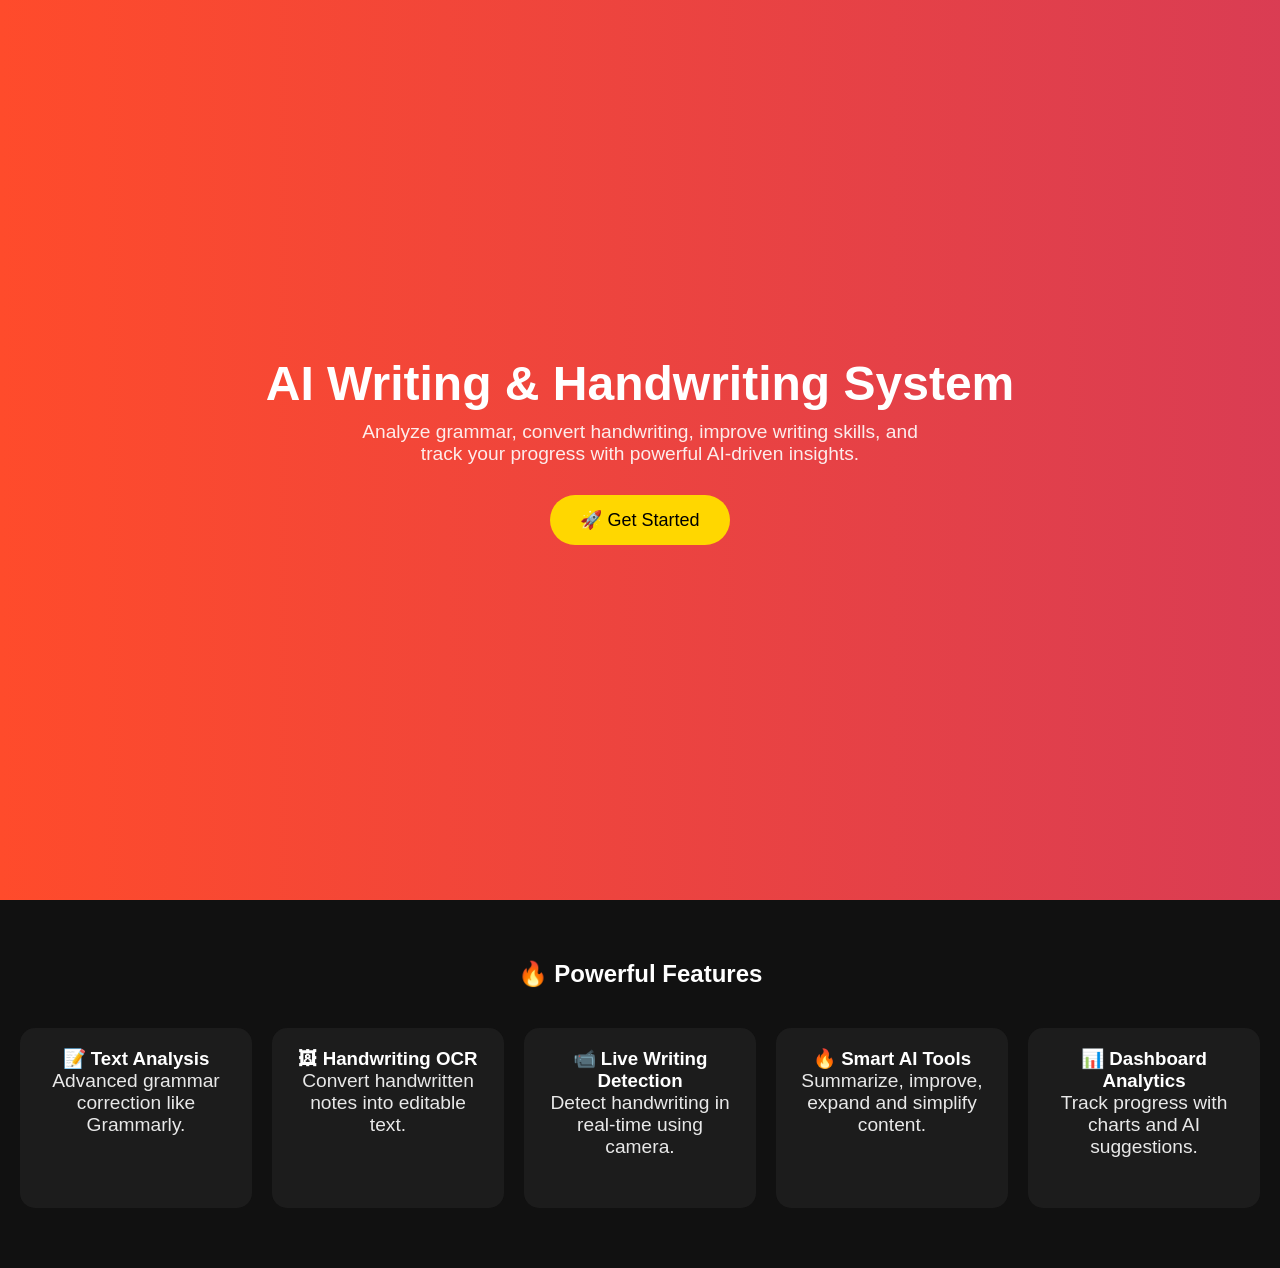
<file: frontend/index.html>
<!DOCTYPE html>
<html lang="en">
<head>
    <meta charset="UTF-8">
    <title>AI Writing System</title>
    <meta name="viewport" content="width=device-width, initial-scale=1.0">

    <!-- CSS -->
    <link rel="stylesheet" href="css/style.css">

    <style>
        /* ===== Landing Specific Styles ===== */
        body {
            margin: 0;
            font-family: 'Segoe UI', sans-serif;
            color: white;
            text-align: center;
            overflow-x: hidden;
        }

        /* Animated Gradient Background */
        .hero {
            height: 100vh;
            display: flex;
            flex-direction: column;
            justify-content: center;
            align-items: center;
            background: linear-gradient(270deg, #6a11cb, #ff4b2b);
            background-size: 400% 400%;
            animation: gradientMove 10s ease infinite;
        }

        @keyframes gradientMove {
            0% {background-position: 0%;}
            50% {background-position: 100%;}
            100% {background-position: 0%;}
        }

        h1 {
            font-size: 3rem;
            margin-bottom: 10px;
            animation: fadeDown 1s ease;
        }

        p {
            font-size: 1.2rem;
            max-width: 600px;
            margin-bottom: 30px;
            opacity: 0.9;
            animation: fadeUp 1s ease;
        }

        .btn-main {
            padding: 14px 30px;
            font-size: 18px;
            border: none;
            border-radius: 30px;
            background: #ffd700;
            color: black;
            cursor: pointer;
            transition: all 0.3s ease;
            animation: fadeUp 1.5s ease;
        }

        .btn-main:hover {
            transform: scale(1.1);
            box-shadow: 0 0 25px #ffd700;
        }

        /* Features Section */
        .features {
            padding: 60px 20px;
            background: #111;
        }

        .feature-grid {
            display: grid;
            grid-template-columns: repeat(auto-fit, minmax(220px, 1fr));
            gap: 20px;
            margin-top: 40px;
        }

        .card {
            background: #1c1c1c;
            padding: 20px;
            border-radius: 15px;
            transition: 0.3s;
            animation: fadeUp 1s ease;
        }

        .card:hover {
            transform: translateY(-10px);
            box-shadow: 0 0 20px rgba(255,255,255,0.2);
        }

        /* Animations */
        @keyframes fadeUp {
            from {opacity: 0; transform: translateY(40px);}
            to {opacity: 1; transform: translateY(0);}
        }

        @keyframes fadeDown {
            from {opacity: 0; transform: translateY(-40px);}
            to {opacity: 1; transform: translateY(0);}
        }
    </style>
</head>

<body>

<!-- HERO SECTION -->
<div class="hero">
    <h1>AI Writing & Handwriting System</h1>
    <p>
        Analyze grammar, convert handwriting, improve writing skills, 
        and track your progress with powerful AI-driven insights.
    </p>

    <button class="btn-main" onclick="goToLogin()">
        🚀 Get Started
    </button>
</div>

<!-- FEATURES -->
<div class="features">
    <h2>🔥 Powerful Features</h2>

    <div class="feature-grid">

        <div class="card">
            <h3>📝 Text Analysis</h3>
            <p>Advanced grammar correction like Grammarly.</p>
        </div>

        <div class="card">
            <h3>🖼 Handwriting OCR</h3>
            <p>Convert handwritten notes into editable text.</p>
        </div>

        <div class="card">
            <h3>📹 Live Writing Detection</h3>
            <p>Detect handwriting in real-time using camera.</p>
        </div>

        <div class="card">
            <h3>🔥 Smart AI Tools</h3>
            <p>Summarize, improve, expand and simplify content.</p>
        </div>

        <div class="card">
            <h3>📊 Dashboard Analytics</h3>
            <p>Track progress with charts and AI suggestions.</p>
        </div>

    </div>
</div>

<!-- SCRIPT -->
<script>
function goToLogin() {
    window.location.href = "login.html";
}
</script>

</body>
</html>
</file>
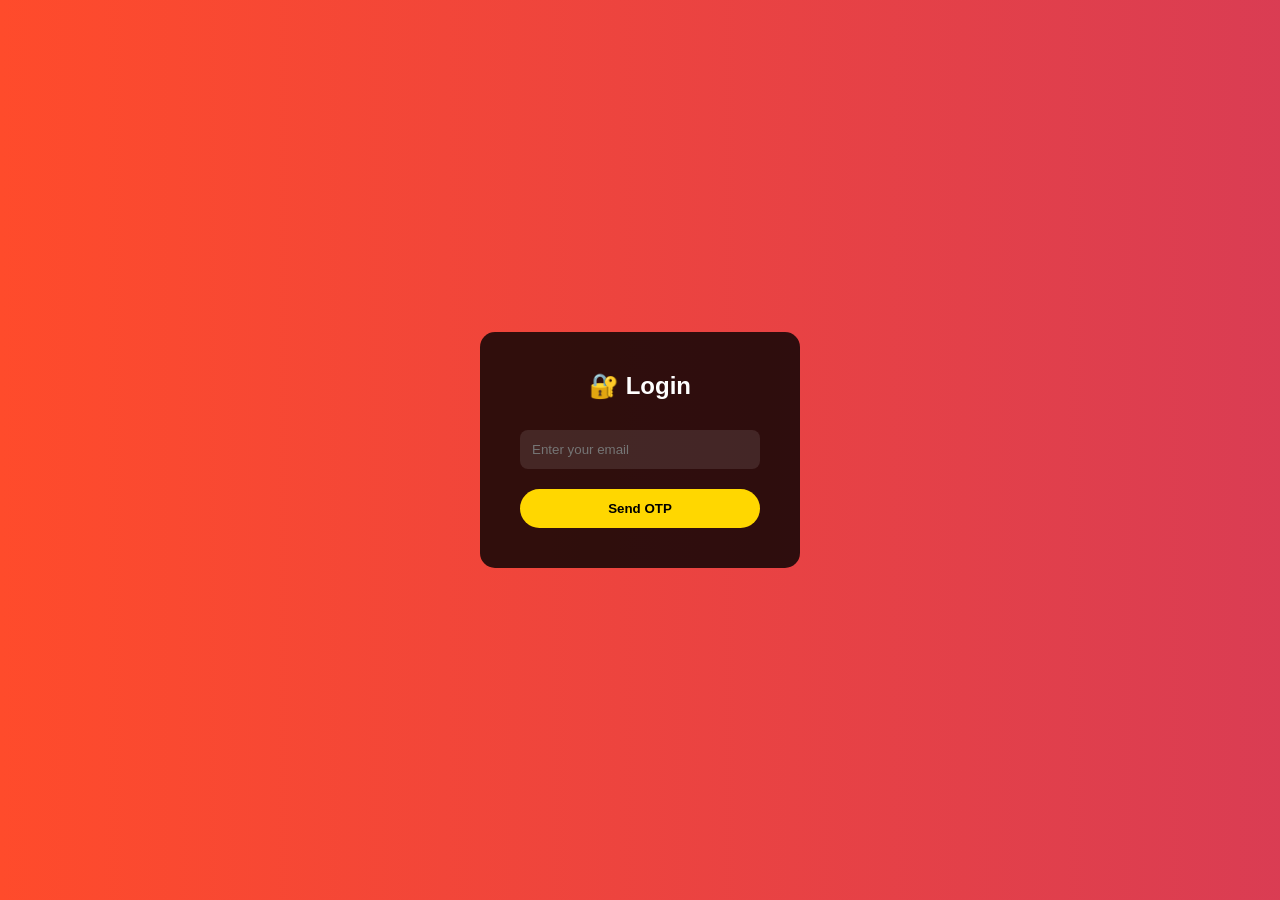
<file: frontend/app.html>
<!DOCTYPE html>
<html lang="en">
<head>
<meta charset="UTF-8">
<title>AI Writing App</title>
<meta name="viewport" content="width=device-width, initial-scale=1.0">

<link rel="stylesheet" href="css/style.css">

<style>

/* ===== LOGIN PROTECTION ===== */
</style>

<script>
// 🔒 PROTECT PAGE
if (!localStorage.getItem("user")) {
    window.location.href = "login.html";
}
</script>

<style>
body {
    margin: 0;
    font-family: 'Segoe UI', sans-serif;
    color: white;
    background: linear-gradient(270deg,#6a11cb,#ff4b2b);
    background-size: 400% 400%;
    animation: gradientMove 10s ease infinite;
}

/* Gradient Animation */
@keyframes gradientMove {
    0% {background-position: 0%;}
    50% {background-position: 100%;}
    100% {background-position: 0%;}
}

/* NAVBAR */
.navbar {
    display: flex;
    justify-content: space-between;
    padding: 20px 40px;
}

.nav-btn {
    margin-left: 10px;
    padding: 8px 18px;
    border-radius: 20px;
    border: none;
    background: #ffd700;
    cursor: pointer;
    transition: 0.3s;
}

.nav-btn:hover {
    transform: scale(1.1);
    box-shadow: 0 0 15px #ffd700;
}

/* TITLE */
.title {
    text-align: center;
    margin-top: 40px;
    animation: fadeDown 1s ease;
}

/* GRID */
.grid {
    display: grid;
    grid-template-columns: repeat(auto-fit, minmax(220px, 1fr));
    gap: 25px;
    padding: 50px;
}

/* CARDS */
.card {
    background: rgba(0,0,0,0.6);
    padding: 25px;
    border-radius: 15px;
    text-align: center;
    cursor: pointer;
    transition: 0.3s;
    animation: fadeUp 1s ease;
}

.card:hover {
    transform: translateY(-12px);
    box-shadow: 0 0 20px rgba(255,255,255,0.3);
}

/* ANIMATIONS */
@keyframes fadeUp {
    from {opacity: 0; transform: translateY(40px);}
    to {opacity: 1; transform: translateY(0);}
}

@keyframes fadeDown {
    from {opacity: 0; transform: translateY(-40px);}
    to {opacity: 1; transform: translateY(0);}
}

</style>
</head>

<body>

<!-- NAVBAR -->
<div class="navbar">
    <div><b>🧠 AI Writing System</b></div>

    <div>
        <button class="nav-btn" onclick="goTo('dashboard.html')">Dashboard</button>
        <button class="nav-btn" onclick="logout()">Logout</button>
    </div>
</div>

<!-- TITLE -->
<div class="title">
    <h1>Welcome to AI Writing Platform</h1>
    <p>Select a feature to continue</p>
</div>

<!-- FEATURE GRID -->
<div class="grid">

    <div class="card" onclick="goTo('text.html')">
        <h3>📝 Text Analysis</h3>
        <p>Check grammar and improve writing</p>
    </div>

    <div class="card" onclick="goTo('image.html')">
        <h3>🖼 Image Analysis</h3>
        <p>Convert handwriting to text</p>
    </div>

    <div class="card" onclick="goTo('live.html')">
        <h3>📹 Live Writing</h3>
        <p>Detect handwriting using camera</p>
    </div>

    <div class="card" onclick="goTo('features.html')">
        <h3>🔥 Smart AI Tools</h3>
        <p>Notes, simplify, expand & more</p>
    </div>

</div>

<!-- SCRIPT -->
<script>

function goTo(page) {
    window.location.href = page;
}

function logout() {
    localStorage.removeItem("user");
    window.location.href = "login.html";
}

</script>

</body>
</html>
</file>
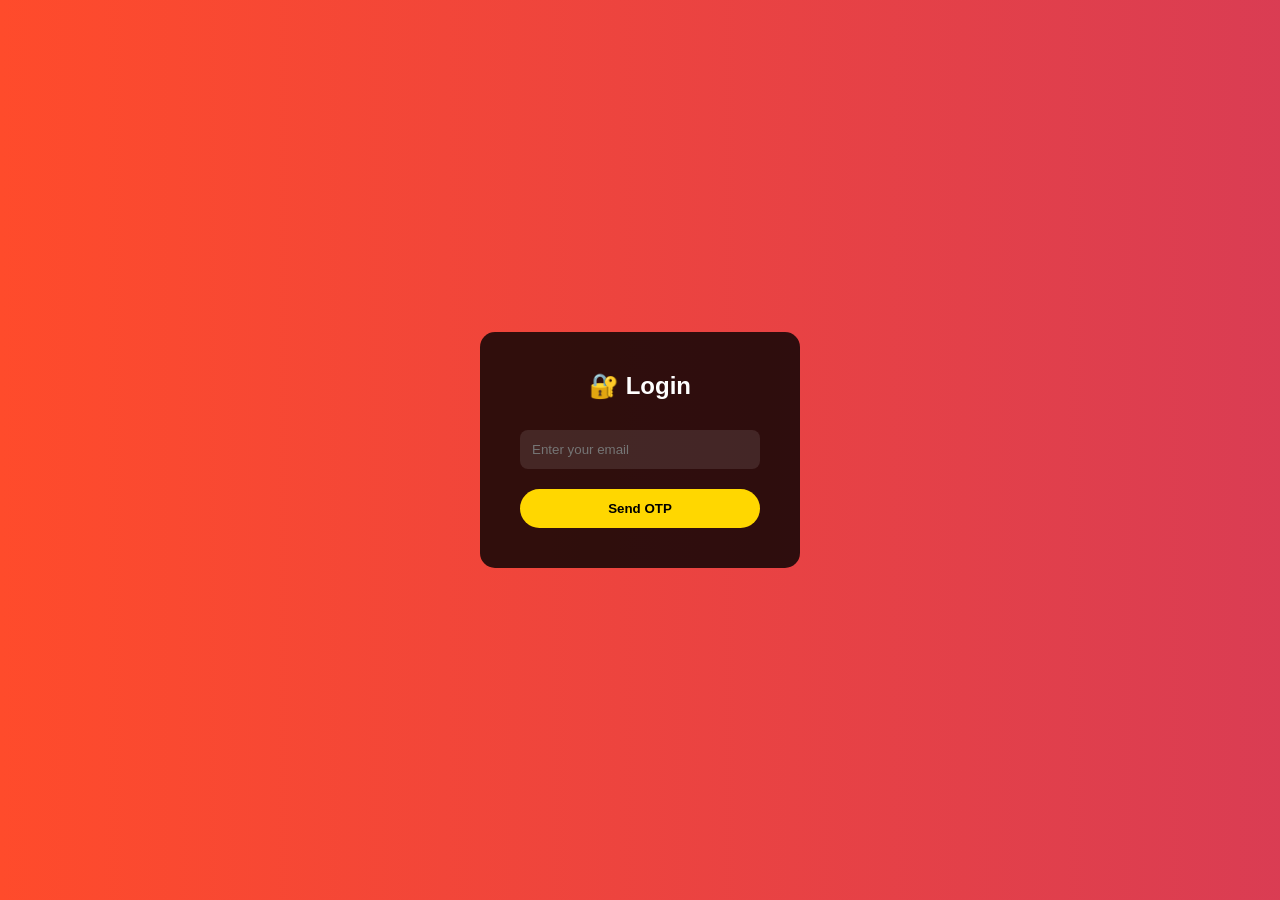
<file: frontend/features.html>
<!DOCTYPE html>
<html lang="en">
<head>
<meta charset="UTF-8">
<title>AI Tools - Smart Features</title>
<meta name="viewport" content="width=device-width, initial-scale=1.0">

<link rel="stylesheet" href="css/style.css">
<script src="config.js"></script>

<script>
if (!localStorage.getItem("user")) {
    window.location.href = "login.html";
}
</script>

<style>

body {
    margin: 0;
    font-family: 'Segoe UI', sans-serif;
    color: white;
    background: linear-gradient(270deg,#6a11cb,#ff4b2b);
    background-size: 400% 400%;
    animation: gradientMove 10s ease infinite;
}

@keyframes gradientMove {
    0% {background-position: 0%;}
    50% {background-position: 100%;}
    100% {background-position: 0%;}
}

.navbar {
    display: flex;
    justify-content: space-between;
    padding: 20px 40px;
}

.nav-btn {
    margin-left: 10px;
    padding: 8px 18px;
    border-radius: 20px;
    border: none;
    background: #ffd700;
    cursor: pointer;
    transition: 0.3s;
}

.nav-btn:hover {
    transform: scale(1.1);
    box-shadow: 0 0 15px #ffd700;
}

.container {
    width: 90%;
    max-width: 800px;
    margin: auto;
    margin-top: 40px;
}

textarea {
    width: 100%;
    height: 120px;
    border-radius: 10px;
    padding: 12px;
    border: none;
    margin-top: 15px;
    box-sizing: border-box;
    color: #333;
}

.btn {
    margin: 10px 5px;
    padding: 10px 18px;
    border-radius: 25px;
    border: none;
    background: #ffd700;
    cursor: pointer;
    transition: 0.3s;
}

.btn:hover {
    transform: scale(1.05);
    box-shadow: 0 0 20px #ffd700;
}

.output {
    margin-top: 25px;
    padding: 20px;
    border-radius: 10px;
    background: rgba(255,255,255,0.1);
    text-align: left;
    opacity: 1;
    min-height: 60px;
}

</style>
</head>

<body>

<div class="navbar">
    <div><b>Smart AI Tools</b></div>
    <div>
        <button class="nav-btn" onclick="goTo('app.html')">Home</button>
        <button class="nav-btn" onclick="goTo('dashboard.html')">Dashboard</button>
        <button class="nav-btn" onclick="logout()">Logout</button>
    </div>
</div>

<div class="container">

    <h2>Enhance Your Writing with AI</h2>

    <textarea id="textInput" placeholder="Enter your text..."></textarea>

    <div>
        <button class="btn" onclick="makeNotes()">Notes</button>
        <button class="btn" onclick="improve()">Improve</button>
        <button class="btn" onclick="simplifyText()">Simplify</button>
        <button class="btn" onclick="expandText()">Expand</button>
        <button class="btn" onclick="buildParagraph()">Paragraph</button>
    </div>

    <div id="output" class="output">
        Results will appear here...
    </div>

</div>

<script>

var API = window.API_BASE_URL;

function goTo(page) { window.location.href = page; }
function logout() { localStorage.removeItem("user"); window.location.href = "login.html"; }

function getText() {
    var text = document.getElementById("textInput").value;
    if (!text.trim()) { alert("Enter text first"); return null; }
    return text;
}

function setOutput(html) {
    document.getElementById("output").innerHTML = html;
}

function makeNotes() {
    var text = getText(); if (!text) return;
    setOutput("Generating notes with AI... Please wait...");
    fetch(API + "/make-notes", { method:"POST", headers:{"Content-Type":"application/json"}, body:JSON.stringify({text:text}) })
    .then(function(r) { return r.json(); })
    .then(function(d) { setOutput("<h3>Notes</h3><p>" + (d.notes || "Error") + "</p>"); })
    .catch(function() { setOutput("Backend not reachable. Run: python app.py"); });
}

function improve() {
    var text = getText(); if (!text) return;
    setOutput("Improving with AI... Please wait...");
    fetch(API + "/improve-assignment", { method:"POST", headers:{"Content-Type":"application/json"}, body:JSON.stringify({text:text}) })
    .then(function(r) { return r.json(); })
    .then(function(d) { setOutput("<h3>Improved</h3><p>" + (d.improved || "Error") + "</p>"); })
    .catch(function() { setOutput("Backend not reachable. Run: python app.py"); });
}

function simplifyText() {
    var text = getText(); if (!text) return;
    setOutput("Simplifying with AI... Please wait...");
    fetch(API + "/simplify", { method:"POST", headers:{"Content-Type":"application/json"}, body:JSON.stringify({text:text}) })
    .then(function(r) { return r.json(); })
    .then(function(d) { setOutput("<h3>Simplified</h3><p>" + (d.result || "Error") + "</p>"); })
    .catch(function() { setOutput("Backend not reachable. Run: python app.py"); });
}

function expandText() {
    var text = getText(); if (!text) return;
    setOutput("Expanding with AI... Please wait...");
    fetch(API + "/expand", { method:"POST", headers:{"Content-Type":"application/json"}, body:JSON.stringify({text:text}) })
    .then(function(r) { return r.json(); })
    .then(function(d) { setOutput("<h3>Expanded</h3><p>" + (d.result || "Error") + "</p>"); })
    .catch(function() { setOutput("Backend not reachable. Run: python app.py"); });
}

function buildParagraph() {
    var text = getText(); if (!text) return;
    setOutput("Building paragraph with AI... Please wait...");
    fetch(API + "/build-paragraph", { method:"POST", headers:{"Content-Type":"application/json"}, body:JSON.stringify({text:text}) })
    .then(function(r) { return r.json(); })
    .then(function(d) { setOutput("<h3>Paragraph</h3><p>" + (d.paragraph || "Error") + "</p>"); })
    .catch(function() { setOutput("Backend not reachable. Run: python app.py"); });
}

</script>

</body>
</html>
</file>
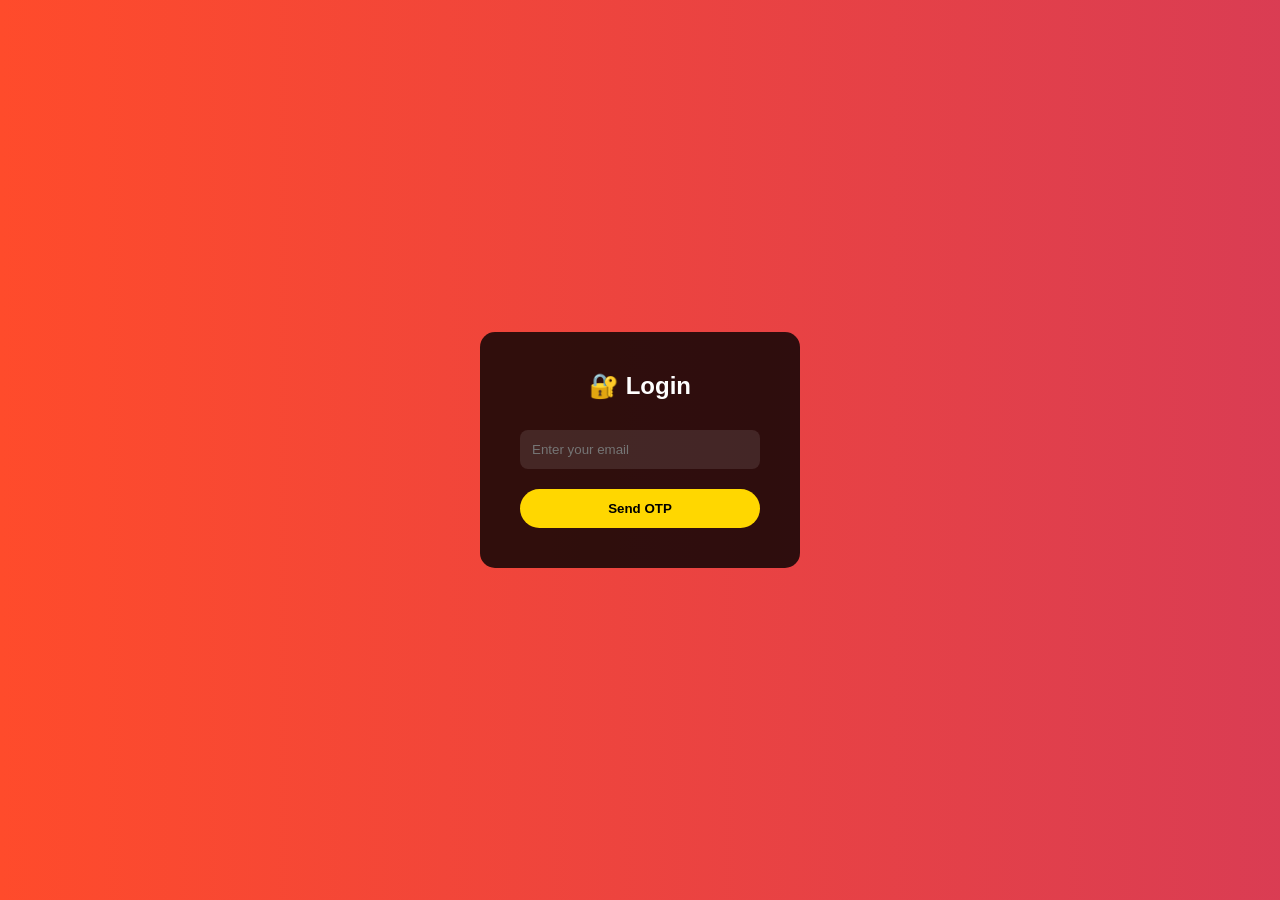
<file: frontend/image.html>
<!DOCTYPE html>
<html lang="en">
<head>
<meta charset="UTF-8">
<title>Image Analysis - AI Writing</title>
<meta name="viewport" content="width=device-width, initial-scale=1.0">

<link rel="stylesheet" href="css/style.css">
<script src="config.js"></script>

<script>
if (!localStorage.getItem("user")) {
    window.location.href = "login.html";
}
</script>

<style>
body {
    margin: 0;
    font-family: 'Segoe UI', sans-serif;
    color: white;
    background: linear-gradient(270deg,#6a11cb,#ff4b2b);
    background-size: 400% 400%;
    animation: gradientMove 10s ease infinite;
}
@keyframes gradientMove {
    0% {background-position: 0%;}
    50% {background-position: 100%;}
    100% {background-position: 0%;}
}
.navbar {
    display: flex;
    justify-content: space-between;
    padding: 20px 40px;
}
.nav-btn {
    margin-left: 10px;
    padding: 8px 18px;
    border-radius: 20px;
    border: none;
    background: #ffd700;
    cursor: pointer;
}
.container {
    width: 90%;
    max-width: 700px;
    margin: auto;
    margin-top: 50px;
    text-align: center;
}
.card {
    background: rgba(0,0,0,0.6);
    padding: 30px;
    border-radius: 15px;
}
input {
    margin-top: 20px;
    padding: 10px;
    border-radius: 10px;
}
.btn {
    margin-top: 20px;
    padding: 12px 25px;
    border-radius: 25px;
    border: none;
    background: #ffd700;
    cursor: pointer;
}
.output {
    margin-top: 30px;
    padding: 20px;
    background: rgba(255,255,255,0.1);
    border-radius: 10px;
    text-align: left;
}
</style>
</head>

<body>

<div class="navbar">
    <div><b>Image Analysis</b></div>
    <div>
        <button class="nav-btn" onclick="goTo('app.html')">Home</button>
        <button class="nav-btn" onclick="goTo('dashboard.html')">Dashboard</button>
        <button class="nav-btn" onclick="logout()">Logout</button>
    </div>
</div>

<div class="container">
    <div class="card">

        <h2>Upload Handwritten Image</h2>

        <input type="file" id="imageInput" accept="image/*">

        <br>

        <button type="button" class="btn" onclick="uploadImage()">Analyze Image</button>

        <div id="output" class="output">
            Results will appear here...
        </div>

    </div>
</div>

<script>

var API = window.API_BASE_URL;

function goTo(page) {
    window.location.href = page;
}

function logout() {
    localStorage.removeItem("user");
    window.location.href = "login.html";
}

function uploadImage() {

    var fileInput = document.getElementById("imageInput");
    var output = document.getElementById("output");

    if (!fileInput.files.length) {
        output.innerHTML = "Please select an image first";
        return;
    }

    var formData = new FormData();
    formData.append("image", fileInput.files[0]);

    output.innerHTML = "Processing image with AI... Please wait...";

    fetch(API + "/analyze-image", {
        method: "POST",
        body: formData
    })
    .then(function(res) { return res.json(); })
    .then(function(data) {

        if (data.error) {
            output.innerHTML = "<p>Error: " + data.error + "</p>";
            return;
        }

        var errorsHtml = "";
        if (data.errors && data.errors.length > 0) {
            errorsHtml = "<ul>";
            for (var i = 0; i < data.errors.length; i++) {
                errorsHtml += "<li>" + data.errors[i] + "</li>";
            }
            errorsHtml += "</ul>";
        }

        var suggestionsHtml = "";
        if (data.suggestions && data.suggestions.length > 0) {
            suggestionsHtml = "<ul>";
            for (var j = 0; j < data.suggestions.length; j++) {
                suggestionsHtml += "<li>" + data.suggestions[j] + "</li>";
            }
            suggestionsHtml += "</ul>";
        }

        var html = "";
        html += "<h3>Extracted Text (OCR)</h3>";
        html += "<p>" + (data.extracted || "No text found") + "</p>";
        html += "<h3>Highlighted Errors</h3>";
        html += "<p>" + (data.highlighted || "No errors") + "</p>";
        html += errorsHtml;
        html += "<h3>Corrected Text</h3>";
        html += "<p>" + (data.corrected || "") + "</p>";
        html += "<h3>Good Version</h3>";
        html += "<p>" + (data.good_sentence || "N/A") + "</p>";
        html += "<h3>Better Version</h3>";
        html += "<p>" + (data.better_sentence || "N/A") + "</p>";
        html += "<h3>Best Version</h3>";
        html += "<p>" + (data.best_sentence || "N/A") + "</p>";
        html += "<h3>AI Suggestions</h3>";
        html += suggestionsHtml || "<p>No suggestions</p>";

        output.innerHTML = html;
    })
    .catch(function(err) {
        console.error("Error:", err);
        output.innerHTML = "Error: Make sure backend is running (python app.py) and Tesseract OCR is installed";
    });
}

</script>

</body>
</html>
</file>
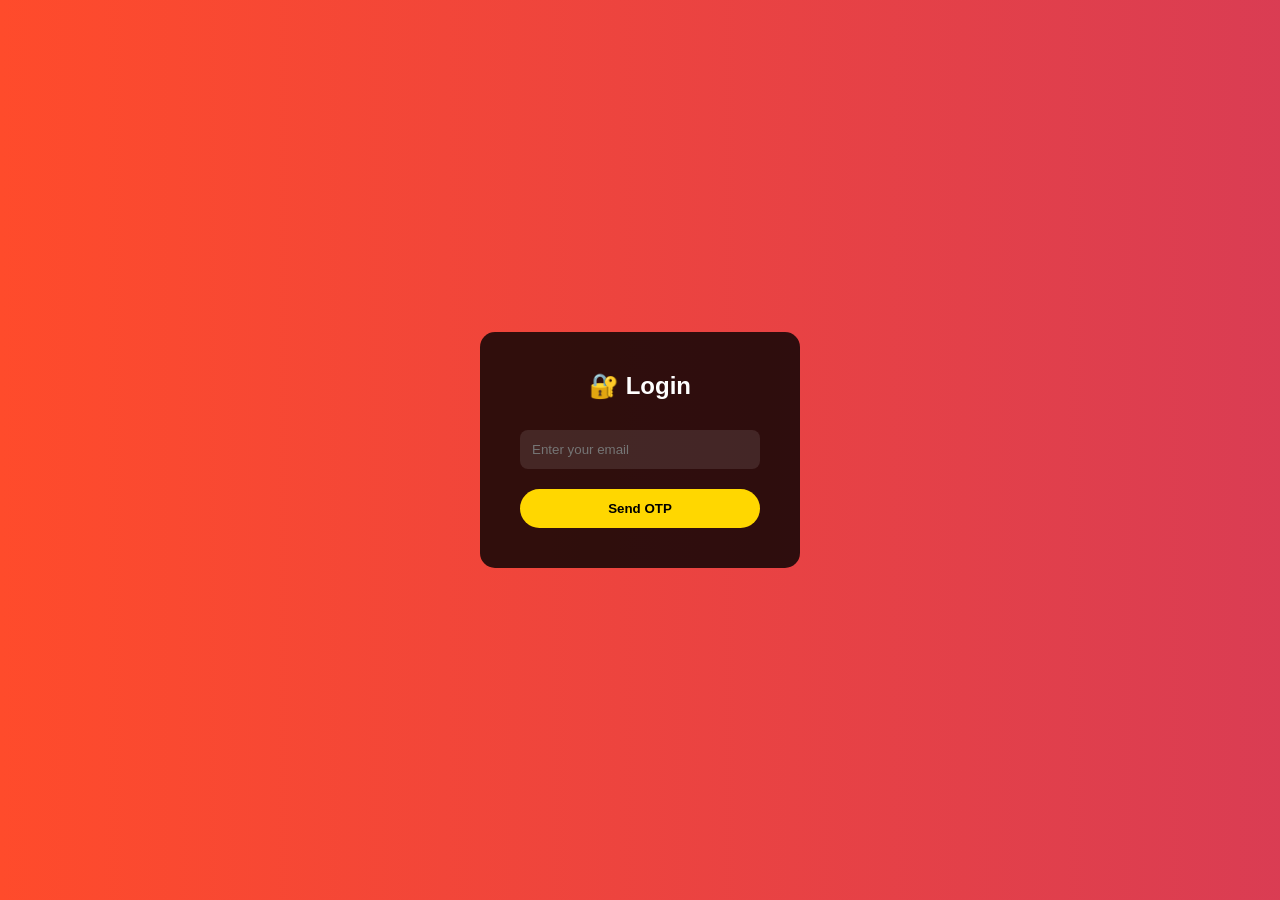
<file: frontend/live.html>
<!DOCTYPE html>
<html lang="en">
<head>
<meta charset="UTF-8">
<title>Live Writing - AI System</title>
<meta name="viewport" content="width=device-width, initial-scale=1.0">

<link rel="stylesheet" href="css/style.css">
<script src="config.js"></script>

<script>
// 🔒 LOGIN PROTECTION
if (!localStorage.getItem("user")) {
    window.location.href = "login.html";
}
</script>

<style>

body {
    margin: 0;
    font-family: 'Segoe UI', sans-serif;
    color: white;
    background: linear-gradient(270deg,#6a11cb,#ff4b2b);
    background-size: 400% 400%;
    animation: gradientMove 10s ease infinite;
}

@keyframes gradientMove {
    0% {background-position: 0%;}
    50% {background-position: 100%;}
    100% {background-position: 0%;}
}

/* NAVBAR */
.navbar {
    display: flex;
    justify-content: space-between;
    padding: 20px 40px;
}

.nav-btn {
    margin-left: 10px;
    padding: 8px 18px;
    border-radius: 20px;
    border: none;
    background: #ffd700;
    cursor: pointer;
    transition: 0.3s;
}

.nav-btn:hover {
    transform: scale(1.1);
    box-shadow: 0 0 15px #ffd700;
}

/* MAIN */
.container {
    text-align: center;
    margin-top: 40px;
    animation: fadeUp 0.8s ease;
}

/* VIDEO */
video {
    width: 350px;
    border-radius: 15px;
    margin-top: 20px;
    box-shadow: 0 0 20px rgba(0,0,0,0.5);
}

/* BUTTONS */
.btn {
    margin: 10px;
    padding: 12px 25px;
    border-radius: 25px;
    border: none;
    background: #ffd700;
    cursor: pointer;
    transition: 0.3s;
}

.btn:hover {
    transform: scale(1.05);
    box-shadow: 0 0 20px #ffd700;
}

/* OUTPUT */
.output {
    margin: 30px auto;
    width: 80%;
    max-width: 700px;
    padding: 20px;
    border-radius: 10px;
    background: rgba(255,255,255,0.1);
    text-align: left;
    animation: fadeUp 0.6s ease;
}

/* ANIMATION */
@keyframes fadeUp {
    from {opacity: 0; transform: translateY(30px);}
    to {opacity: 1; transform: translateY(0);}
}

</style>
</head>

<body>

<!-- NAVBAR -->
<div class="navbar">
    <div><b>📹 Live Writing AI</b></div>

    <div>
        <button class="nav-btn" onclick="goTo('app.html')">Home</button>
        <button class="nav-btn" onclick="goTo('dashboard.html')">Dashboard</button>
        <button class="nav-btn" onclick="logout()">Logout</button>
    </div>
</div>

<!-- MAIN -->
<div class="container">

    <h2>Real-Time Handwriting Detection</h2>

    <video id="camera" autoplay></video>

    <br>

    <button class="btn" onclick="startCamera()">Start Camera</button>
    <button class="btn" onclick="captureFrame()">Analyze</button>
    <button class="btn" onclick="stopCamera()">Stop</button>

    <div id="output" class="output">
        Results will appear here...
    </div>

</div>

<script>

const API = window.API_BASE_URL;
let stream = null;

// NAVIGATION
function goTo(page) {
    window.location.href = page;
}

// LOGOUT
function logout() {
    localStorage.removeItem("user");
    window.location.href = "login.html";
}

// START CAMERA
function startCamera() {
    navigator.mediaDevices.getUserMedia({ video: true })
    .then(s => {
        stream = s;
        document.getElementById("camera").srcObject = s;
    })
    .catch(() => alert("Camera access denied"));
}

// STOP CAMERA
function stopCamera() {
    if (stream) {
        stream.getTracks().forEach(track => track.stop());
        document.getElementById("camera").srcObject = null;
    }
}

// CAPTURE FRAME
function captureFrame() {

    let video = document.getElementById("camera");
    let canvas = document.createElement("canvas");

    canvas.width = video.videoWidth;
    canvas.height = video.videoHeight;

    let ctx = canvas.getContext("2d");
    ctx.drawImage(video, 0, 0);

    let imageData = canvas.toDataURL("image/png");

    let output = document.getElementById("output");
    output.innerHTML = "🧠 Processing...";

    fetch(API + "/analyze-live", {
        method: "POST",
        headers: {"Content-Type": "application/json"},
        body: JSON.stringify({ image: imageData })
    })
    .then(res => res.json())
    .then(data => {

        if (data.error) {
            output.innerHTML = "<p>Error: " + data.error + "</p>";
            return;
        }
        let errorsHtml = "";
        if (data.errors && data.errors.length > 0) {
            errorsHtml = "<ul>" + data.errors.map(function(e){ return "<li>"+e+"</li>"; }).join("") + "</ul>";
        }
        let suggestionsHtml = "";
        if (data.suggestions && data.suggestions.length > 0) {
            suggestionsHtml = "<ul>" + data.suggestions.map(function(s){ return "<li>"+s+"</li>"; }).join("") + "</ul>";
        }

        output.innerHTML =
            "<h3>Extracted Text</h3>" +
            "<p>" + (data.extracted || "No text detected") + "</p>" +
            "<h3>Highlighted Errors</h3>" +
            "<p>" + (data.highlighted || "No errors") + "</p>" +
            errorsHtml +
            "<h3>Corrected Text</h3>" +
            "<p>" + (data.corrected || "") + "</p>" +
            "<h3>Good Version</h3>" +
            "<p>" + (data.good_sentence || "") + "</p>" +
            "<h3>Better Version</h3>" +
            "<p>" + (data.better_sentence || "") + "</p>" +
            "<h3>Best Version</h3>" +
            "<p>" + (data.best_sentence || "") + "</p>" +
            "<h3>AI Suggestions</h3>" +
            (suggestionsHtml || "<p>No suggestions</p>");
    })
    .catch(() => {
        output.innerHTML = "Failed to analyze. Make sure backend is running.";
    });
}

</script>

</body>
</html>
</file>
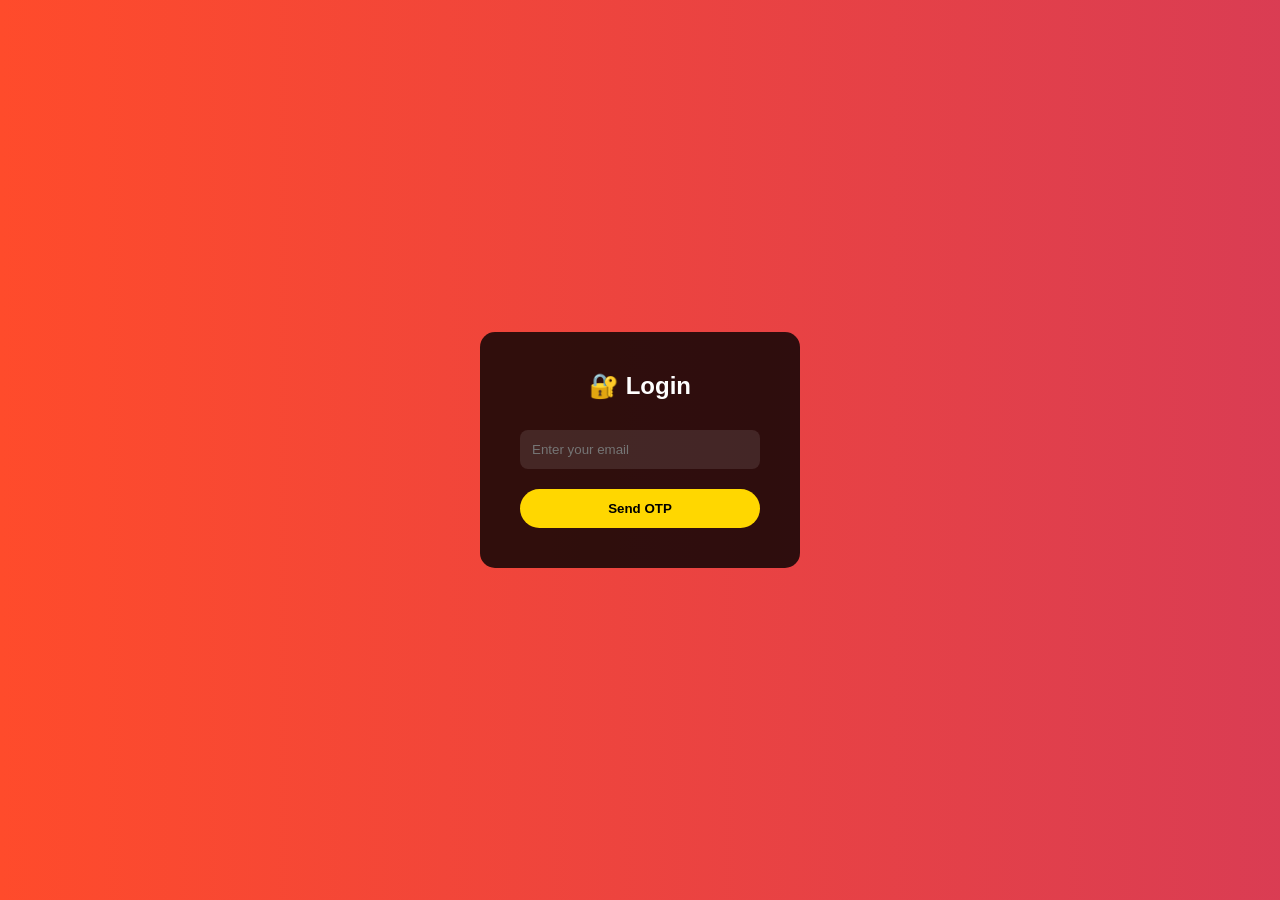
<file: frontend/login.html>
<!DOCTYPE html>
<html lang="en">
<head>
    <meta charset="UTF-8">
    <title>Login - AI Writing System</title>
    <meta name="viewport" content="width=device-width, initial-scale=1.0">

    <link rel="stylesheet" href="css/style.css">
    <script src="config.js"></script>

    <style>
        body {
            margin: 0;
            font-family: 'Segoe UI', sans-serif;
            height: 100vh;
            display: flex;
            justify-content: center;
            align-items: center;
            background: linear-gradient(270deg, #6a11cb, #ff4b2b);
            background-size: 400% 400%;
            animation: gradientMove 10s ease infinite;
        }

        @keyframes gradientMove {
            0% {background-position: 0%;}
            50% {background-position: 100%;}
            100% {background-position: 0%;}
        }

        .login-box {
            background: rgba(0,0,0,0.8);
            padding: 40px;
            border-radius: 15px;
            width: 320px;
            text-align: center;
            animation: fadeUp 0.8s ease;
        }

        h2 {
            margin-bottom: 20px;
            color: white;
        }

        input {
            width: 100%;
            padding: 12px;
            margin: 10px 0;
            border-radius: 8px;
            border: none;
            outline: none;
        }

        .btn {
            width: 100%;
            padding: 12px;
            margin-top: 10px;
            border: none;
            border-radius: 25px;
            background: #ffd700;
            cursor: pointer;
            transition: 0.3s;
        }

        .btn:hover {
            transform: scale(1.05);
            box-shadow: 0 0 15px #ffd700;
        }

        .hidden {
            display: none;
        }

        @keyframes fadeUp {
            from {opacity: 0; transform: translateY(30px);}
            to {opacity: 1; transform: translateY(0);}
        }
    </style>
</head>

<body>

<div class="login-box">
    <h2>🔐 Login</h2>

    <!-- EMAIL INPUT -->
    <input type="email" id="email" placeholder="Enter your email" required>

    <button class="btn" onclick="sendOTP()">Send OTP</button>

    <!-- OTP SECTION -->
    <div id="otpSection" class="hidden">
        <input type="text" id="otp" placeholder="Enter OTP">
        <button class="btn" onclick="verifyOTP()">Verify & Login</button>
    </div>
</div>

<script>
const API = window.API_BASE_URL;

// SEND OTP
function sendOTP() {
    let email = document.getElementById("email").value;

    if (!email) {
        alert("Enter email first");
        return;
    }

    fetch(API + "/send-otp", {
        method: "POST",
        headers: {"Content-Type": "application/json"},
        body: JSON.stringify({ email: email })
    })
    .then(res => res.json())
    .then(data => {
        if (data.status === "sent") {
            alert("OTP sent to email");
            document.getElementById("otpSection").classList.remove("hidden");
        } else {
            alert("Failed to send OTP");
        }
    })
    .catch(() => alert("Server error"));
}

// VERIFY OTP
function verifyOTP() {
    let email = document.getElementById("email").value;
    let otp = document.getElementById("otp").value;

    fetch(API + "/verify-otp", {
        method: "POST",
        headers: {"Content-Type": "application/json"},
        body: JSON.stringify({ email: email, otp: otp })
    })
    .then(res => res.json())
    .then(data => {
        if (data.status === "success") {

            // 🔐 SAVE SESSION
            localStorage.setItem("user", email);

            alert("Login Successful");
            window.location.href = "app.html";

        } else {
            alert("Invalid OTP");
        }
    })
    .catch(() => alert("Server error"));
}
</script>

</body>
</html>
</file>
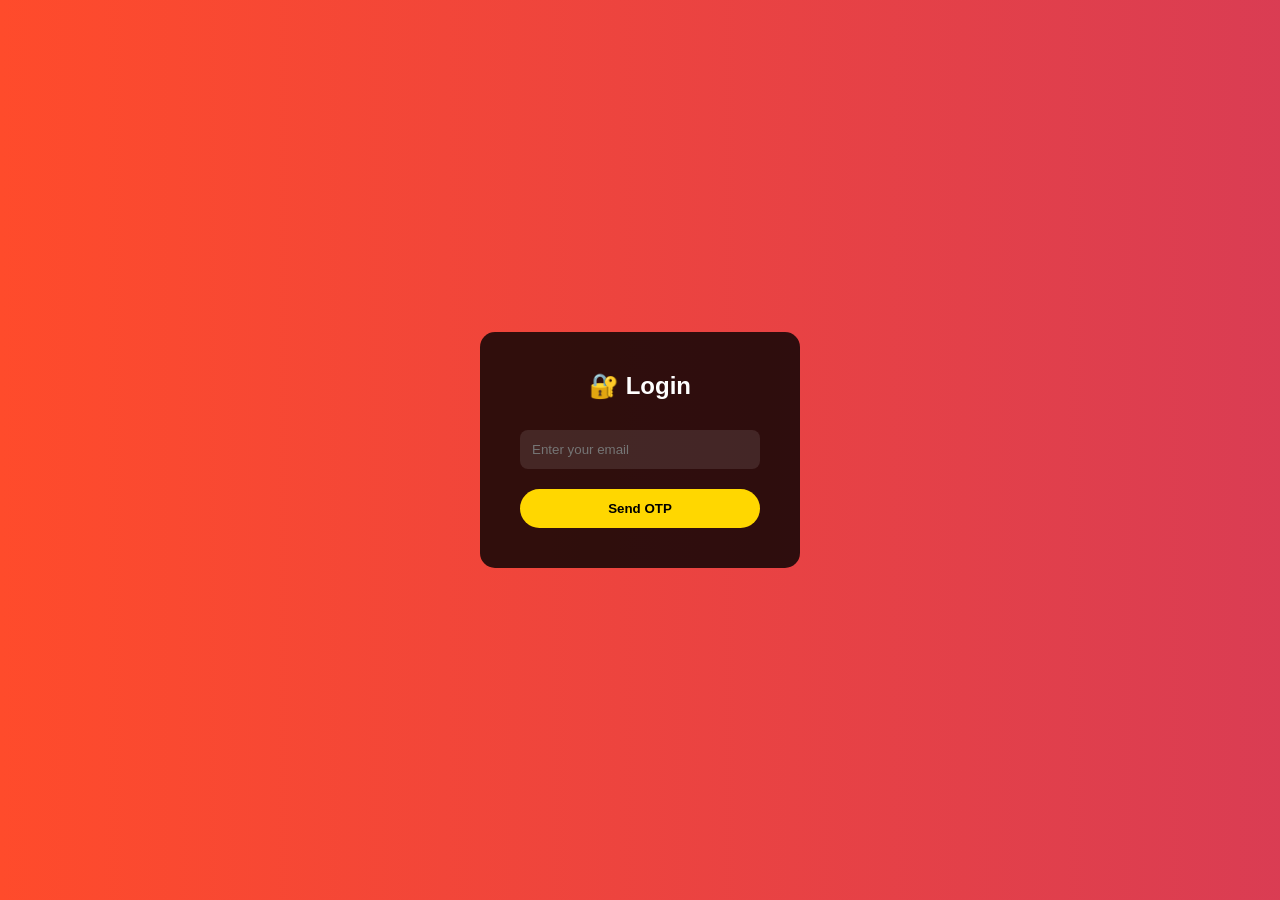
<file: frontend/text.html>
<!DOCTYPE html>
<html lang="en">
<head>
<meta charset="UTF-8">
<title>Text Analysis - AI Writing</title>
<meta name="viewport" content="width=device-width, initial-scale=1.0">

<link rel="stylesheet" href="css/style.css">
<script src="config.js"></script>

<script>
if (!localStorage.getItem("user")) {
    window.location.href = "login.html";
}
</script>

<style>
body { margin: 0; font-family: 'Segoe UI'; color: white; }
.navbar { display: flex; justify-content: space-between; padding: 20px 40px; }
.nav-btn { margin-left: 10px; padding: 8px 18px; border-radius: 20px; border: none; background: #ffd700; cursor: pointer; }
.container { width: 90%; max-width: 800px; margin: auto; margin-top: 40px; }
textarea { width: 100%; height: 150px; border-radius: 10px; padding: 12px; border: none; background: rgba(255,255,255,0.1); color: white; }
.btn { margin-top: 15px; padding: 12px 25px; border-radius: 25px; border: none; background: #ffd700; cursor: pointer; }
.output { margin-top: 25px; padding: 20px; border-radius: 10px; background: rgba(0,0,0,0.5); min-height: 60px; }
</style>
</head>

<body>

<div class="navbar">
    <div><b>Text Analysis</b></div>
    <div>
        <button class="nav-btn" onclick="goTo('app.html')">Home</button>
        <button class="nav-btn" onclick="goTo('dashboard.html')">Dashboard</button>
        <button class="nav-btn" onclick="logout()">Logout</button>
    </div>
</div>

<div class="container">

    <h2>Analyze Your Writing</h2>

    <textarea id="textInput" placeholder="Enter your text here..."></textarea>

    <button type="button" class="btn" onclick="analyzeText()">Analyze</button>

    <div id="output" class="output">
        Results will appear here...
    </div>

</div>

<script>

var API = window.API_BASE_URL;

function goTo(page) {
    window.location.href = page;
}

function logout() {
    localStorage.removeItem("user");
    window.location.href = "login.html";
}

function analyzeText() {

    var text = document.getElementById("textInput").value;
    var output = document.getElementById("output");

    if (!text.trim()) {
        output.innerHTML = "Please enter text first";
        return;
    }

    output.innerHTML = "Analyzing with AI... Please wait...";

    fetch(API + "/analyze-text", {
        method: "POST",
        headers: { "Content-Type": "application/json" },
        body: JSON.stringify({ text: text })
    })
    .then(function(res) { return res.json(); })
    .then(function(data) {

        var errorsHtml = "";
        if (data.errors && data.errors.length > 0) {
            errorsHtml = "<ul>";
            for (var i = 0; i < data.errors.length; i++) {
                errorsHtml += "<li>" + data.errors[i] + "</li>";
            }
            errorsHtml += "</ul>";
        }

        var suggestionsHtml = "";
        if (data.suggestions && data.suggestions.length > 0) {
            suggestionsHtml = "<ul>";
            for (var j = 0; j < data.suggestions.length; j++) {
                suggestionsHtml += "<li>" + data.suggestions[j] + "</li>";
            }
            suggestionsHtml += "</ul>";
        }

        var html = "";
        html += "<h3>Highlighted Errors</h3>";
        html += "<div>" + (data.highlighted || "No errors found") + "</div>";
        html += errorsHtml;
        html += "<h3>Corrected Text</h3>";
        html += "<div>" + (data.corrected || "No correction needed") + "</div>";
        html += "<hr>";
        html += "<p><b>Score:</b> " + (data.score || 0) + " / 100</p>";
        html += "<h3>Good Version</h3>";
        html += "<div>" + (data.good_sentence || "N/A") + "</div>";
        html += "<h3>Better Version</h3>";
        html += "<div>" + (data.better_sentence || "N/A") + "</div>";
        html += "<h3>Best Version</h3>";
        html += "<div>" + (data.best_sentence || "N/A") + "</div>";
        html += "<h3>AI Suggestions for Improvement</h3>";
        html += suggestionsHtml || "<p>No suggestions</p>";

        output.innerHTML = html;
    })
    .catch(function(err) {
        console.error("Error:", err);
        output.innerHTML = "Error: Make sure backend is running (python app.py)";
    });
}

</script>

</body>
</html>
</file>
<file: frontend/css/style.css>
/* =========================================
GLOBAL RESET
========================================= */
* {
    margin: 0;
    padding: 0;
    box-sizing: border-box;
}

body {
    font-family: 'Segoe UI', sans-serif;
    color: white;
    overflow-x: hidden;
}

/* =========================================
ANIMATED BACKGROUND (PREMIUM)
========================================= */
body {
    background: linear-gradient(-45deg, #6a11cb, #ff4b2b, #2575fc, #6a11cb);
    background-size: 400% 400%;
    animation: gradientFlow 12s ease infinite;
}

@keyframes gradientFlow {
    0% {background-position: 0% 50%;}
    50% {background-position: 100% 50%;}
    100% {background-position: 0% 50%;}
}

/* =========================================
NAVBAR (GLASS EFFECT)
========================================= */
.navbar {
    display: flex;
    justify-content: space-between;
    padding: 20px 40px;
    backdrop-filter: blur(10px);
    background: rgba(255,255,255,0.05);
    border-bottom: 1px solid rgba(255,255,255,0.1);
    animation: fadeDown 0.8s ease;
}

/* =========================================
BUTTONS (GLOW + INTERACTION)
========================================= */
.btn, .nav-btn {
    background: linear-gradient(45deg, #ffd700, #ffb347);
    border: none;
    padding: 10px 20px;
    border-radius: 30px;
    cursor: pointer;
    transition: all 0.3s ease;
    font-weight: bold;
}

.btn:hover, .nav-btn:hover {
    transform: scale(1.1);
    box-shadow: 0 0 20px rgba(255,215,0,0.8);
}

/* =========================================
CARDS (GLASSMORPHISM)
========================================= */
.card {
    background: rgba(255,255,255,0.08);
    backdrop-filter: blur(12px);
    border-radius: 15px;
    padding: 20px;
    transition: 0.3s;
    animation: fadeUp 0.8s ease;
}

.card:hover {
    transform: translateY(-10px) scale(1.02);
    box-shadow: 0 0 25px rgba(255,255,255,0.2);
}

/* =========================================
GRID LAYOUT
========================================= */
.grid {
    display: grid;
    gap: 20px;
    padding: 40px;
    grid-template-columns: repeat(auto-fit, minmax(220px, 1fr));
}

/* =========================================
TEXTAREA + INPUT
========================================= */
textarea, input {
    width: 100%;
    padding: 12px;
    border-radius: 10px;
    border: none;
    margin-top: 10px;
    background: rgba(255,255,255,0.1);
    color: white;
}

/* =========================================
OUTPUT BOX
========================================= */
.output {
    margin-top: 20px;
    padding: 20px;
    border-radius: 12px;
    background: rgba(0,0,0,0.4);
    animation: fadeUp 0.6s ease;
}

/* =========================================
DASHBOARD STATS
========================================= */
.stats {
    display: flex;
    justify-content: space-around;
    flex-wrap: wrap;
}

.stat-box {
    width: 180px;
    padding: 20px;
    margin: 10px;
    border-radius: 12px;
    text-align: center;
    background: rgba(255,255,255,0.08);
    backdrop-filter: blur(10px);
    transition: 0.3s;
}

.stat-box:hover {
    transform: scale(1.08);
    box-shadow: 0 0 20px rgba(255,255,255,0.3);
}

/* =========================================
CHART GRID (PRO DASHBOARD)
========================================= */
.chart-grid {
    display: grid;
    grid-template-columns: repeat(auto-fit, minmax(300px, 1fr));
    gap: 25px;
    margin-top: 30px;
}

/* =========================================
CHART CONTAINER (ADVANCED LOOK)
========================================= */
canvas {
    background: rgba(255,255,255,0.05);
    border-radius: 12px;
    padding: 10px;
}

/* =========================================
TABLE (PRO LOOK)
========================================= */
table {
    width: 100%;
    margin-top: 15px;
    border-collapse: collapse;
}

th {
    background: rgba(255,255,255,0.1);
    padding: 12px;
}

td {
    padding: 10px;
    border-bottom: 1px solid rgba(255,255,255,0.1);
}

/* =========================================
LIST (AI SUGGESTIONS)
========================================= */
ul {
    margin-top: 10px;
    padding-left: 20px;
}

li {
    margin-bottom: 8px;
    animation: fadeUp 0.5s ease;
}

/* =========================================
ANIMATIONS (UNIQUE)
========================================= */
@keyframes fadeUp {
    from {opacity: 0; transform: translateY(40px);}
    to {opacity: 1; transform: translateY(0);}
}

@keyframes fadeDown {
    from {opacity: 0; transform: translateY(-40px);}
    to {opacity: 1; transform: translateY(0);}
}

/* FLOATING EFFECT */
@keyframes float {
    0% {transform: translateY(0px);}
    50% {transform: translateY(-10px);}
    100% {transform: translateY(0px);}
}

/* APPLY FLOAT TO CARDS */
.card:nth-child(odd) {
    animation: float 5s ease-in-out infinite;
}

/* =========================================
SCROLLBAR (PREMIUM)
========================================= */
::-webkit-scrollbar {
    width: 8px;
}

::-webkit-scrollbar-thumb {
    background: #ffd700;
    border-radius: 10px;
}

/* =========================================
RESPONSIVE
========================================= */
@media (max-width: 600px) {
    .navbar {
        flex-direction: column;
        align-items: center;
    }
}
</file>
